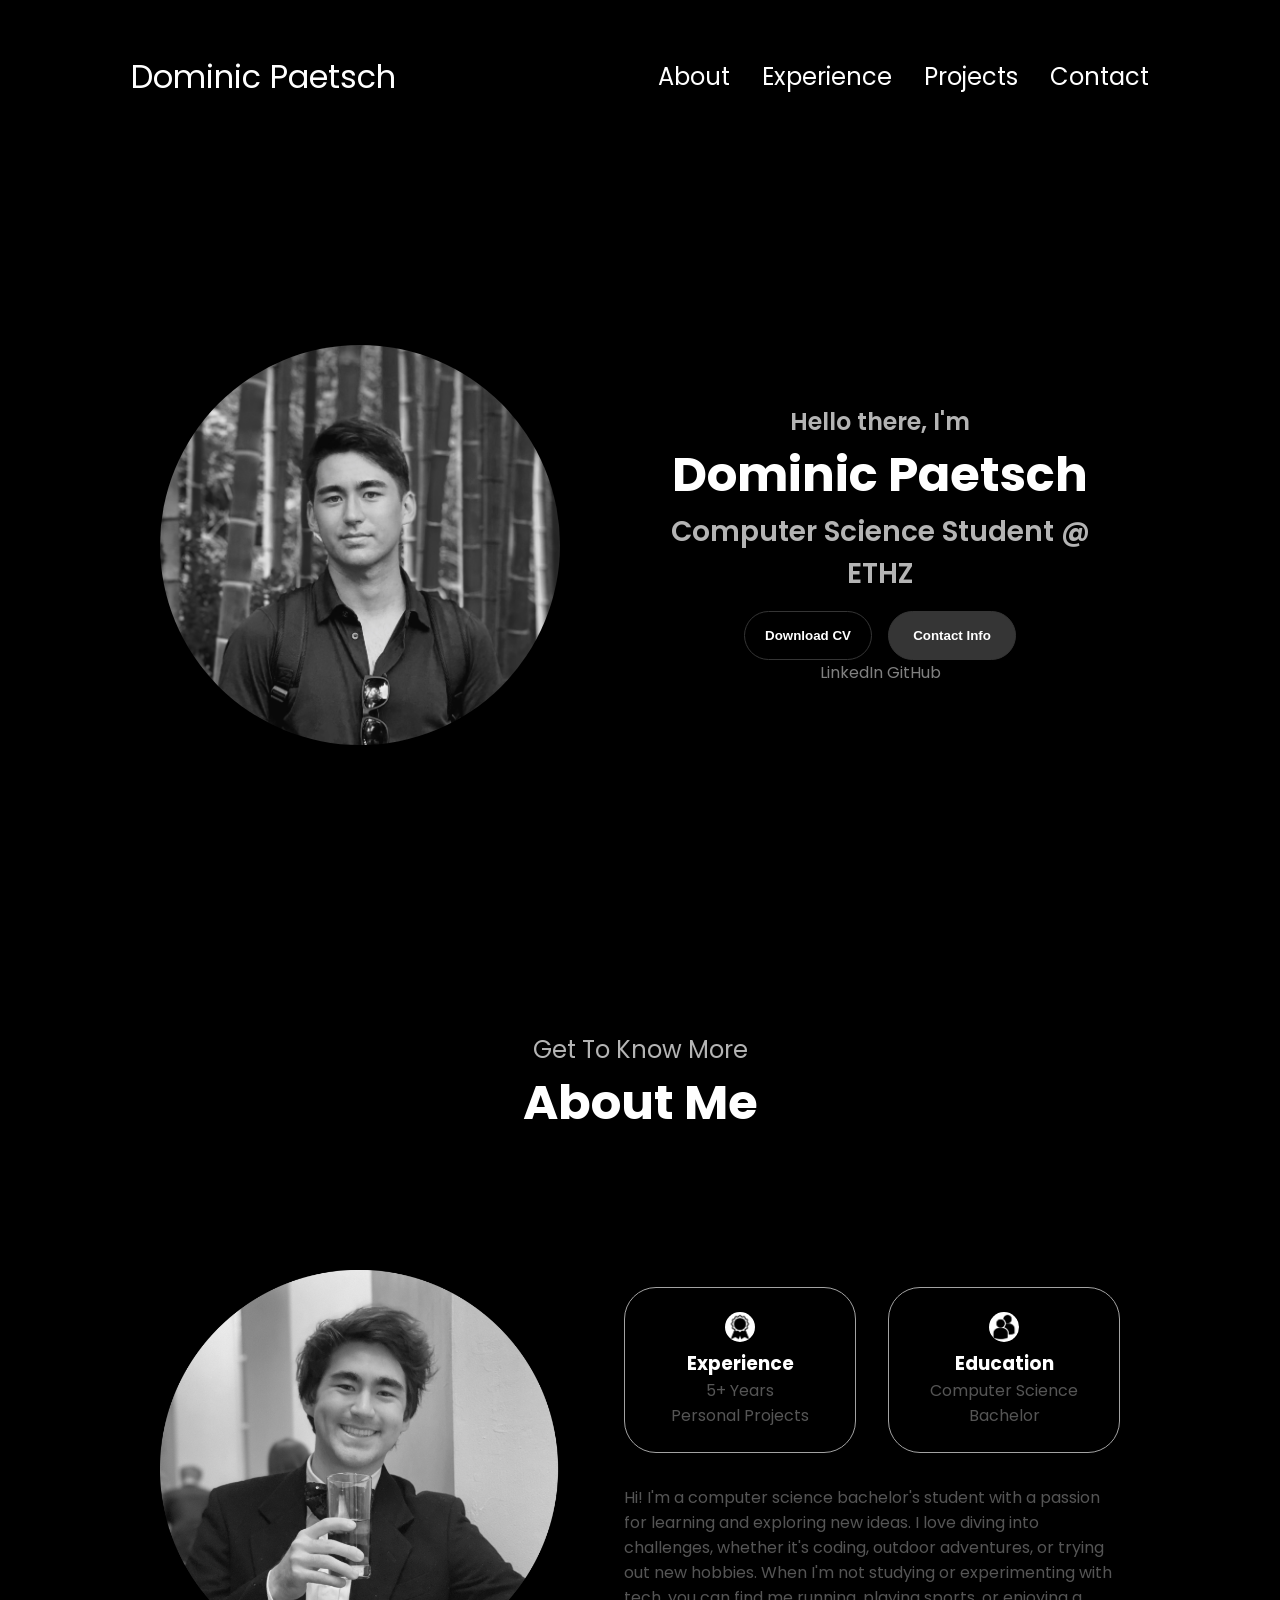
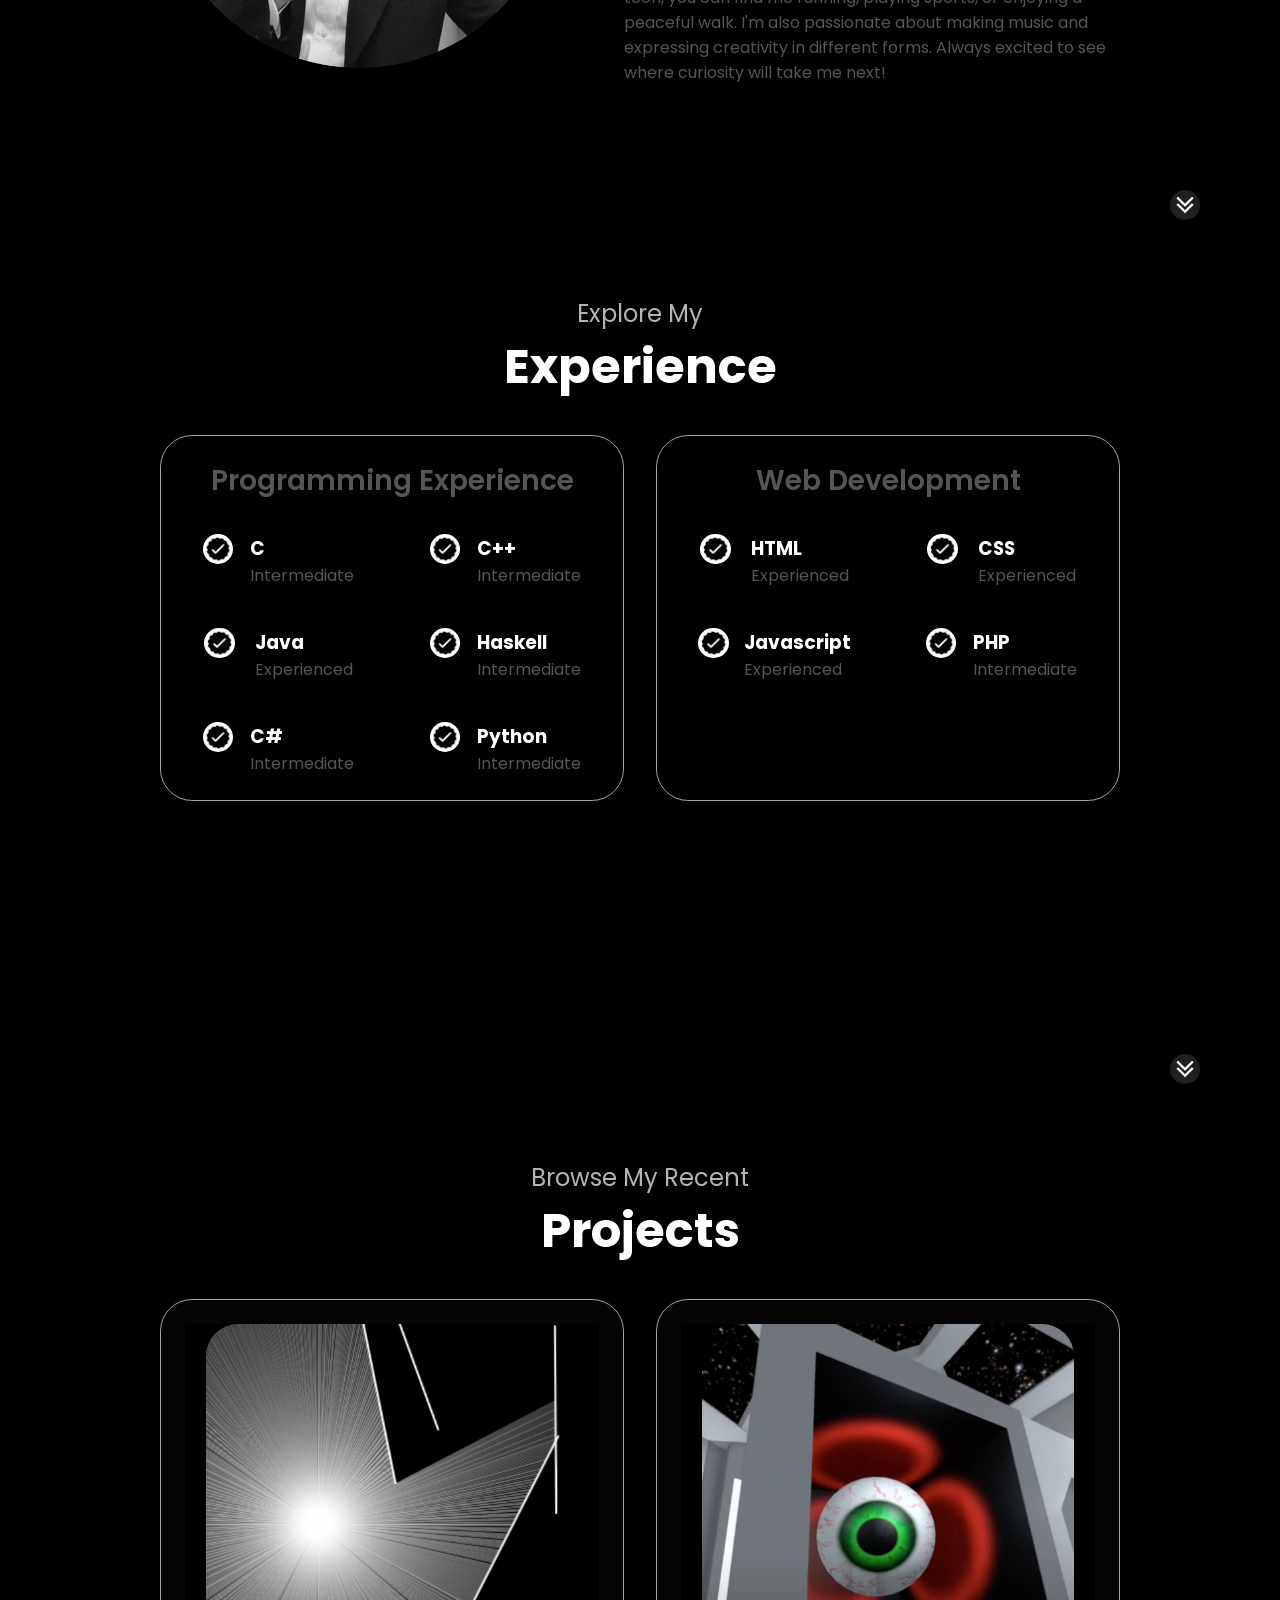
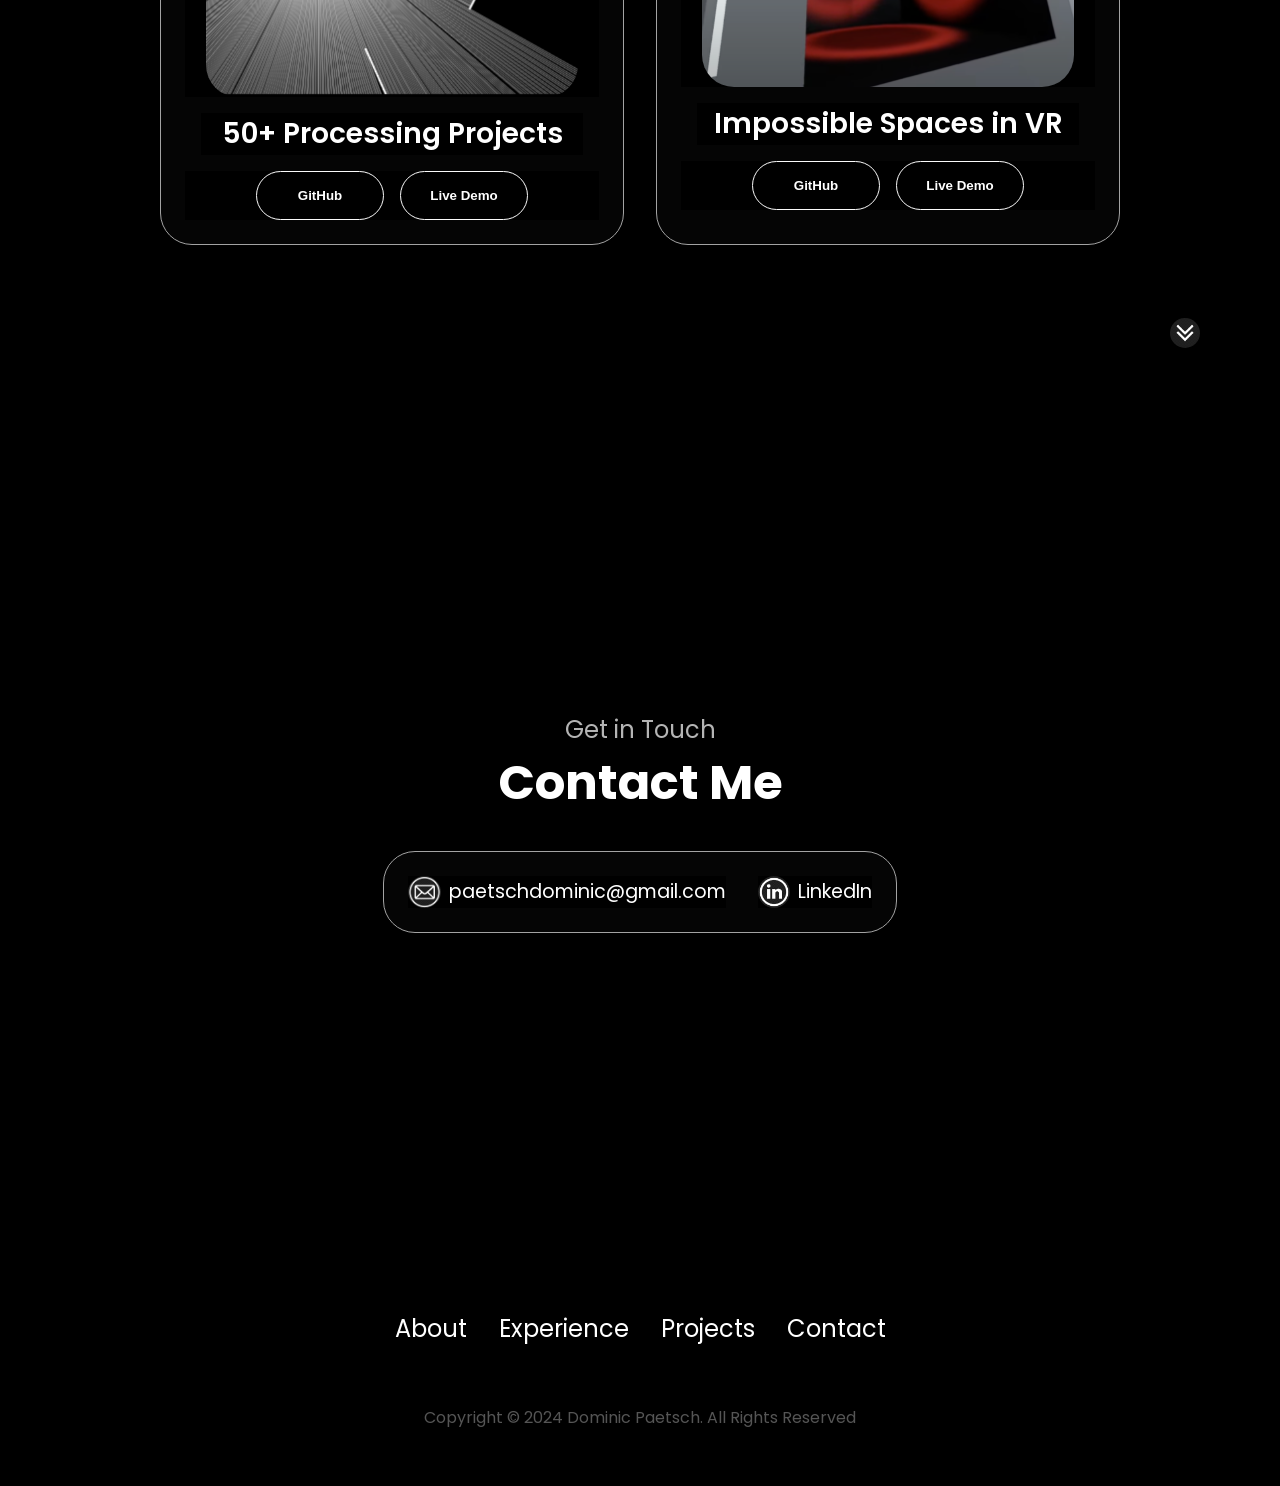
<file: index.html>
<!DOCTYPE html>
<html lang="en">
<head>
    <meta charset="UTF-8">
    <meta name="viewport" content="width=device-width, initial-scale=1.0">
    <title>Dominic Paetsch</title>
    <link rel="stylesheet" href="style2.css">
    <link rel="stylesheet" href="mediaqueries.css">
    <!--link rel="stylesheet" href="color-border.css"-->
    <link rel="icon" type="image/png" href="DP.png"/>
    <link rel="icon" type="image/x-icon" href="DP.ico">
</head>
<body>
    <nav id="desktop-nav">
        <div class="logo">Dominic Paetsch</div>
        <div>
            <ul class="nav-links">
                <li><a href="#about">About</a></li>
                <li><a href="#experience">Experience</a></li>
                <li><a href="#projects">Projects</a></li>
                <li><a href="#contact">Contact</a></li>
            </ul>
        </div>
    </nav>
    <nav id="hamburger-nav">
        <div class="logo">Dominic Paetsch</div>
        <div class="hamburger-menu">
            <div class="hamburger-icon" onclick="toggleMenu()">
                <span></span>
                <span></span>
                <span></span>
            </div>
            <div class="menu-links">
                <li><a href="#about" onclick="toggleMenu()">About</a></li>
                <li><a href="#experience" onclick="toggleMenu()">Experience</a></li>
                <li><a href="#projects" onclick="toggleMenu()">Projects</a></li>
                <li><a href="#contact" onclick="toggleMenu()">Contact</a></li>
            </div>
        </div>
    </nav>
    <section id="profile">
        <div class="section__pic-container">
            <img src="./assets/Profile picture 2.JPEG" alt="Dominic Paetsch profile picture" class="profile-picture">
        </div>
        <div class="section__text">
            <p class="section__text__p1">Hello there, I'm</p>
            <h1 class="title">Dominic Paetsch</h1>
            <p class="section__text__p2">Computer Science Student @ ETHZ</p>
            <div class="btn-container">
                <div>
                    <button class="btn btn-color-2 card" onclick="window.open(`./assets/Dominic_Paetsch_CV.pdf`)">
                        Download CV
                    </button>
                </div>

                <button class="btn btn-color-1" onclick="location.href=`./#contact`">
                    Contact Info
                </button>
            </div>

            <div class="socials-container-text"> 
                <a href="https://www.linkedin.com/in/dominicpaetsch">LinkedIn</a>
                <a href="https://www.github.com/dpaetsch">GitHub</a>
            </div>


            <!-- <div id="socials-container">
                <div id="linkedin-container">
                    <img src="./assets/other-linkedin.png" alt="My LinkedIn profile" class="icon" onclick="location.href=`https://www.linkedin.com/in/dominicpaetsch`">
                </div>
                <div id="github-container">
                    <img src="./assets/github-2.png" alt="My GitHub profile" class="icon git" onclick="location.href=`https://github.com/dpaetsch`">
                </div>
            </div> -->
        </div>
    </section>
    <section id="about">
        <p class="section__text__p1">Get To Know More</p>
        <h1 class="title">About Me</h1>
        <div class="section-container">
            <div class="section__pic-container">
                <img src="./assets/Profile picture.jpg" alt="Profile Picture" class="about-pic">
            </div>
            <div class="about-details-container">
                <div class="about-containers">
                    <div class="details-container">
                        <img src="./assets/experience.png" alt="Experience icon" class="icon">
                        <h3 class="details-container-h3">Experience</h3>
                        <p>5+ Years<br>Personal Projects</p> 
                    </div>
                    <div class="details-container">
                        <img src="./assets/education.png" alt="Education icon" class="icon">
                        <h3 class="details-container-h3">Education</h3>
                        <p>Computer Science<br>Bachelor</p> 
                    </div> 
                </div>
                <div class="text-container">
                    <p>
                        Hi! I'm a computer science bachelor's student with a passion for learning and exploring new ideas. I love diving into challenges, whether it's coding, outdoor adventures, or trying out new hobbies. When I'm not studying or experimenting with tech, you can find me running, playing sports, or enjoying a peaceful walk. I'm also passionate about making music and expressing creativity in different forms. Always excited to see where curiosity will take me next!
                    </p>
                </div>
            </div>
        </div>
        <img src="./assets/arrow2.png" alt="Arrow icon" class="icon arrow" onclick="location.href=`./#experience`">
    </section>
    <section id="experience">
        <p class="section__text__p1">Explore My</p>
        <h1 class="title">Experience</h1>
        <div class="expereince-details-container">
            <div class="about-containers">
                <div class="details-container">
                    <h2 class="experience-sub-title">Programming Experience</h2>
                    <div class="article-container">
                        <article>
                            <img src="./assets/checkmark.png" alt="Experience icon" class="icon">
                            <div>
                                <h3>C</h3>
                                <p>Intermediate</p>
                            </div>
                        </article>
                        <article>
                            <img src="./assets/checkmark.png" alt="Experience icon" class="icon">
                            <div>
                                <h3>C++</h3>
                                <p>Intermediate</p>
                            </div>
                        </article>
                        <article>
                            <img src="./assets/checkmark.png" alt="Experience icon" class="icon">
                            <div>
                                <h3>Java</h3>
                                <p>Experienced</p>
                            </div>
                        </article>
                        <article>
                            <img src="./assets/checkmark.png" alt="Experience icon" class="icon">
                            <div>
                                <h3>Haskell</h3>
                                <p>Intermediate</p>
                            </div>
                        </article>
                        <article>
                            <img src="./assets/checkmark.png" alt="Experience icon" class="icon">
                            <div>
                                <h3>C#</h3>
                                <p>Intermediate</p>
                            </div>
                        </article>
                        <article>
                            <img src="./assets/checkmark.png" alt="Experience icon" class="icon">
                            <div>
                                <h3>Python</h3>
                                <p>Intermediate</p>
                            </div>
                        </article>
                    </div>
                </div>
                <div class="details-container">
                    <h2 class="experience-sub-title">Web Development</h2>
                    <div class="article-container">
                        <article>
                            <img src="./assets/checkmark.png" alt="Experience icon" class="icon">
                            <div>
                                <h3>HTML</h3>
                                <p>Experienced</p>
                            </div>
                        </article>
                        <article>
                            <img src="./assets/checkmark.png" alt="Experience icon" class="icon">
                            <div>
                                <h3>CSS</h3>
                                <p>Experienced</p>
                            </div>
                        </article>
                        <article>
                            <img src="./assets/checkmark.png" alt="Experience icon" class="icon">
                            <div>
                                <h3>Javascript</h3>
                                <p>Experienced</p>
                            </div>
                        </article>
                        <article>
                            <img src="./assets/checkmark.png" alt="Experience icon" class="icon">
                            <div>
                                <h3>PHP</h3>
                                <p>Intermediate</p>
                            </div>
                        </article>

                    </div>
                </div>
            </div>
        </div>
        <img src="./assets/arrow2.png" alt="Arrow icon" class="icon arrow" onclick="location.href=`./#projects`">
    </section>
    <section id="projects">
        <p class="section__text__p1">Browse My Recent</p>
        <h1 class="title">Projects</h1>
        <div class="experience-details-container">
            <div class="about-containers">
                <div class="details-container color-container">
                    <div class="article-container">
                        <img src="./assets/Processing.jpg" alt="Project 1" class="project-img">
                    </div>
                    <h2 class="experience-sub-title project-title">50+ Processing Projects</h2>
                    <div class="btn-container">
                        <button class="btn btn-color-2 project-btn" onclick="location.href=`https://github.com/dpaetsch/processing-projects`">GitHub</button>
                        <button class="btn btn-color-2 project-btn" onclick="location.href=`https://github.com/`">Live Demo</button>
                    </div>
                </div>
                <div class="details-container color-container">
                    <div class="article-container">
                        <img src="./assets/VR Project image.png" alt="Project 2" class="project-img">
                    </div>
                    <h2 class="experience-sub-title project-title">Impossible Spaces in VR</h2>
                    <div class="btn-container">
                        <button class="btn btn-color-2 project-btn" onclick="location.href=`https://github.com/dpaetsch/Impossible-Spaces-VR`">GitHub</button>
                        <button class="btn btn-color-2 project-btn" onclick="location.href=`https://github.com/`">Live Demo</button>
                    </div>
                </div>
                <!--div class="details-container color-container">
                    <div class="article-container">
                        <img src="./assets/coming-soon-square.jpg" alt="Project 3" class="project-img">
                    </div>
                    <h2 class="experience-sub-title project-title">Coming Soon...</h2>
                    <div class="btn-container">
                        <button class="btn btn-color-2 project-btn" onclick="location.href=`https://github.com/`">GitHub</button>
                        <button class="btn btn-color-2 project-btn" onclick="location.href=`https://github.com/`">Live Demo</button>
                    </div>
                </div-->
            </div>
        </div>
        <img src="./assets/arrow2.png" alt="Arrow icon" class="icon arrow" onclick="location.href=`./#contact`">
    </section>
    <section id="contact">
        <p class="section__text__p1">Get in Touch</p>
        <h1 class="title">Contact Me</h1>
        <div class="contact-info-upper-container">
            <div class="contact-info-container">
                <img src="./assets/Email2.png" alt="Email icon" class="icon contact-icon email-icon">
                <p><a href="mailto:examplemail@gmail.com">paetschdominic@gmail.com</a></p>
            </div>
            <div class="contact-info-container">
                <img src="./assets/linkedin2.png" alt="LinkedIn icon" class="icon contact-icon">
                <p><a href="https://www.linkedin.com/in/dominicpaetsch/">LinkedIn</a></p>
            </div>
        </div>
    </section>
    <footer>
        <nav>
            <div class="nav-links-container">
                <ul class="nav-links">
                    <li><a href="#about">About</a></li>
                    <li><a href="#experience">Experience</a></li>
                    <li><a href="#projects">Projects</a></li>
                    <li><a href="#contact">Contact</a></li>
                </ul>
            </div>
        </nav>
        <p>Copyright &#169; 2024 Dominic Paetsch. All Rights Reserved</p>
    </footer>
    <script src="script.js"></script>
</body>
</html>
</file>
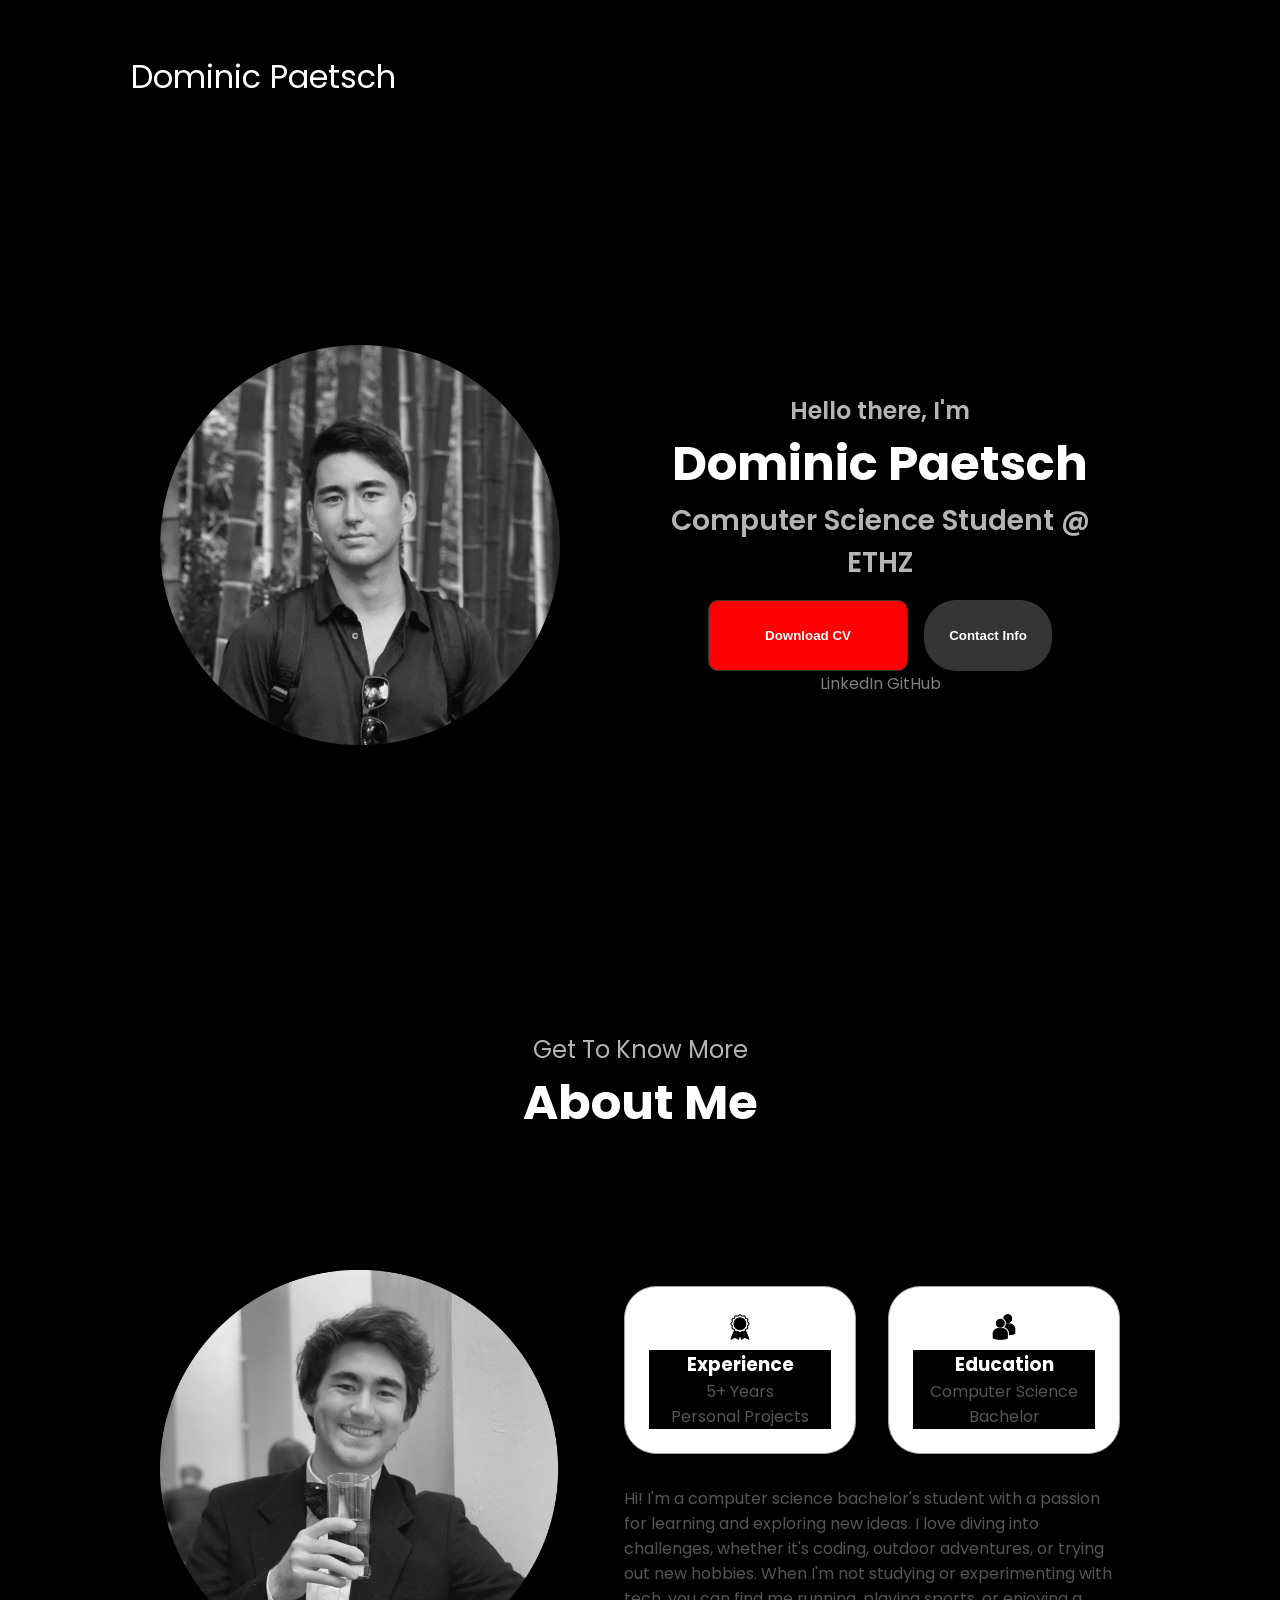
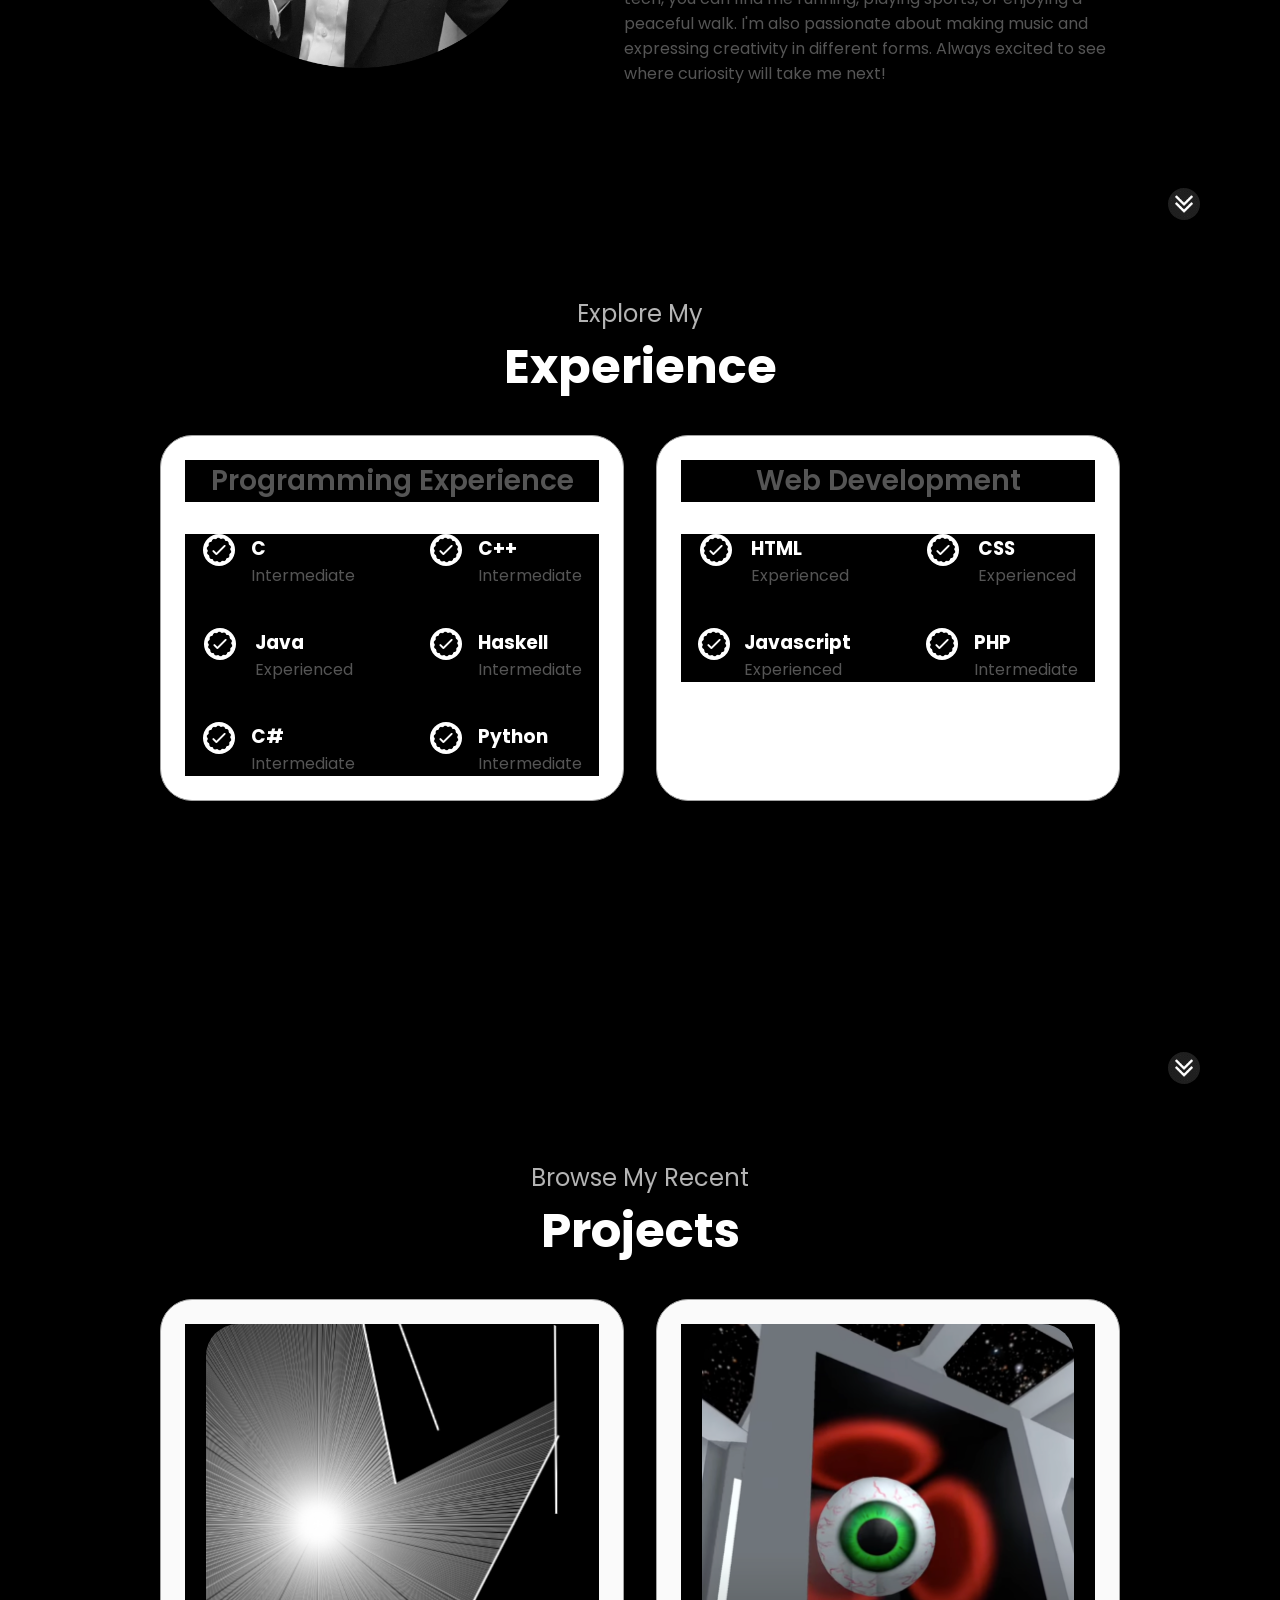
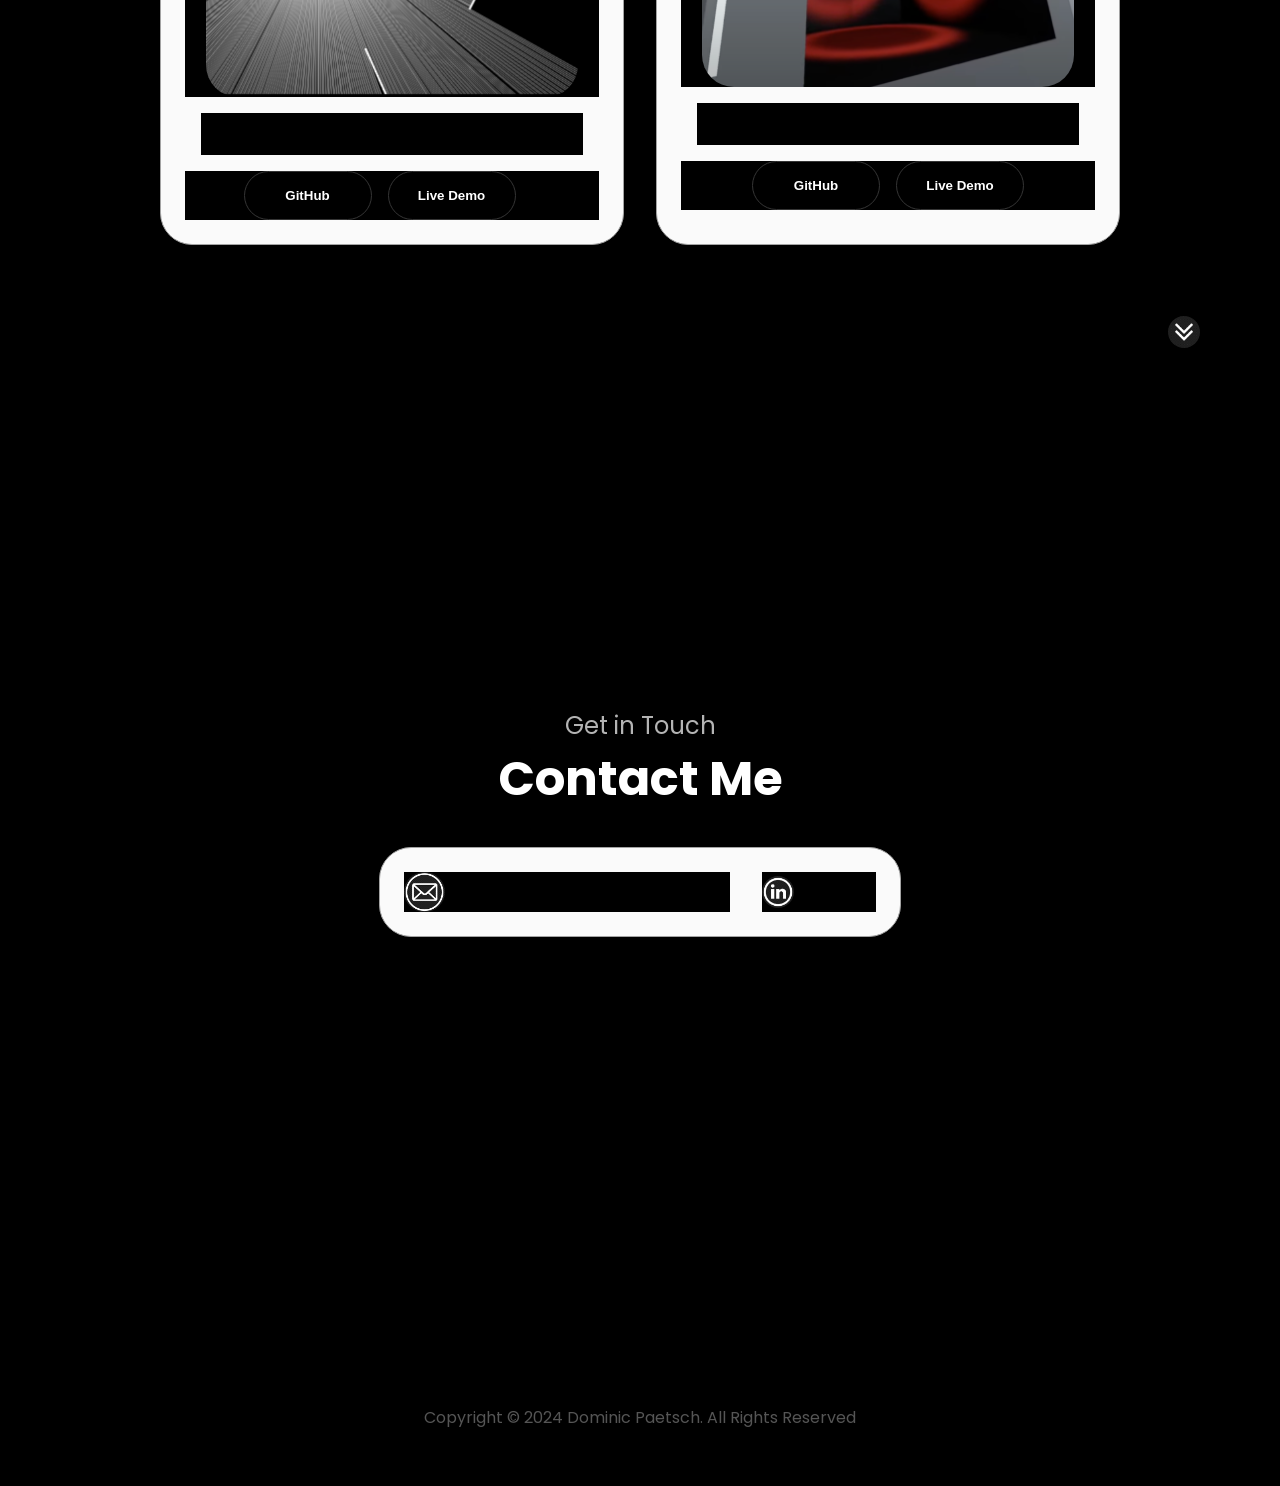
<file: index2.html>
<!DOCTYPE html>
<html lang="en">
<head>
    <meta charset="UTF-8">
    <meta name="viewport" content="width=device-width, initial-scale=1.0">
    <title>Dominic Paetsch</title>
    <link rel="stylesheet" href="style2.css">
    <link rel="stylesheet" href="style.css">
    <link rel="stylesheet" href="mediaqueries.css">
    <link rel="stylesheet" href="color-border.css">
    <link rel="icon" type="image/png" href="DP.png"/>
    <link rel="icon" type="image/x-icon" href="DP.ico">
</head>
<body>
    <nav id="desktop-nav">
        <div class="logo">Dominic Paetsch</div>
        <div>
            <ul class="nav-links">
                <li><a href="#about">About</a></li>
                <li><a href="#experience">Experience</a></li>
                <li><a href="#projects">Projects</a></li>
                <li><a href="#contact">Contact</a></li>
            </ul>
        </div>
    </nav>
    <nav id="hamburger-nav">
        <div class="logo">Dominic Paetsch</div>
        <div class="hamburger-menu">
            <div class="hamburger-icon" onclick="toggleMenu()">
                <span></span>
                <span></span>
                <span></span>
            </div>
            <div class="menu-links">
                <li><a href="#about" onclick="toggleMenu()">About</a></li>
                <li><a href="#experience" onclick="toggleMenu()">Experience</a></li>
                <li><a href="#projects" onclick="toggleMenu()">Projects</a></li>
                <li><a href="#contact" onclick="toggleMenu()">Contact</a></li>
            </div>
        </div>
    </nav>
    <section id="profile">
        <div class="section__pic-container">
            <img src="./assets/Profile picture 2.JPEG" alt="Dominic Paetsch profile picture" class="profile-picture">
        </div>
        <div class="section__text">
            <p class="section__text__p1">Hello there, I'm</p>
            <h1 class="title">Dominic Paetsch</h1>
            <p class="section__text__p2">Computer Science Student @ ETHZ</p>
            <div class="btn-container">
                <div>
                    <button class="btn btn-color-2 card" onclick="window.open(`./assets/Dominic_Paetsch_CV.pdf`)">
                        Download CV
                    </button>
                </div>

                <button class="btn btn-color-1" onclick="location.href=`./#contact`">
                    Contact Info
                </button>
            </div>

            <div class="socials-container-text"> 
                <a href="https://www.linkedin.com/in/dominicpaetsch">LinkedIn</a>
                <a href="https://www.github.com/dpaetsch">GitHub</a>
            </div>


            <!-- <div id="socials-container">
                <div id="linkedin-container">
                    <img src="./assets/other-linkedin.png" alt="My LinkedIn profile" class="icon" onclick="location.href=`https://www.linkedin.com/in/dominicpaetsch`">
                </div>
                <div id="github-container">
                    <img src="./assets/github-2.png" alt="My GitHub profile" class="icon git" onclick="location.href=`https://github.com/dpaetsch`">
                </div>
            </div> -->
        </div>
    </section>
    <section id="about">
        <p class="section__text__p1">Get To Know More</p>
        <h1 class="title">About Me</h1>
        <div class="section-container">
            <div class="section__pic-container">
                <img src="./assets/Profile picture.jpg" alt="Profile Picture" class="about-pic">
            </div>
            <div class="about-details-container">
                <div class="about-containers">
                    <div class="details-container">
                        <img src="./assets/experience.png" alt="Experience icon" class="icon">
                        <h3 class="details-container-h3">Experience</h3>
                        <p>5+ Years<br>Personal Projects</p> 
                    </div>
                    <div class="details-container">
                        <img src="./assets/education.png" alt="Education icon" class="icon">
                        <h3 class="details-container-h3">Education</h3>
                        <p>Computer Science<br>Bachelor</p> 
                    </div> 
                </div>
                <div class="text-container">
                    <p>
                        Hi! I'm a computer science bachelor's student with a passion for learning and exploring new ideas. I love diving into challenges, whether it's coding, outdoor adventures, or trying out new hobbies. When I'm not studying or experimenting with tech, you can find me running, playing sports, or enjoying a peaceful walk. I'm also passionate about making music and expressing creativity in different forms. Always excited to see where curiosity will take me next!
                    </p>
                </div>
            </div>
        </div>
        <img src="./assets/arrow2.png" alt="Arrow icon" class="icon arrow" onclick="location.href=`./#experience`">
    </section>
    <section id="experience">
        <p class="section__text__p1">Explore My</p>
        <h1 class="title">Experience</h1>
        <div class="expereince-details-container">
            <div class="about-containers">
                <div class="details-container">
                    <h2 class="experience-sub-title">Programming Experience</h2>
                    <div class="article-container">
                        <article>
                            <img src="./assets/checkmark.png" alt="Experience icon" class="icon">
                            <div>
                                <h3>C</h3>
                                <p>Intermediate</p>
                            </div>
                        </article>
                        <article>
                            <img src="./assets/checkmark.png" alt="Experience icon" class="icon">
                            <div>
                                <h3>C++</h3>
                                <p>Intermediate</p>
                            </div>
                        </article>
                        <article>
                            <img src="./assets/checkmark.png" alt="Experience icon" class="icon">
                            <div>
                                <h3>Java</h3>
                                <p>Experienced</p>
                            </div>
                        </article>
                        <article>
                            <img src="./assets/checkmark.png" alt="Experience icon" class="icon">
                            <div>
                                <h3>Haskell</h3>
                                <p>Intermediate</p>
                            </div>
                        </article>
                        <article>
                            <img src="./assets/checkmark.png" alt="Experience icon" class="icon">
                            <div>
                                <h3>C#</h3>
                                <p>Intermediate</p>
                            </div>
                        </article>
                        <article>
                            <img src="./assets/checkmark.png" alt="Experience icon" class="icon">
                            <div>
                                <h3>Python</h3>
                                <p>Intermediate</p>
                            </div>
                        </article>
                    </div>
                </div>
                <div class="details-container">
                    <h2 class="experience-sub-title">Web Development</h2>
                    <div class="article-container">
                        <article>
                            <img src="./assets/checkmark.png" alt="Experience icon" class="icon">
                            <div>
                                <h3>HTML</h3>
                                <p>Experienced</p>
                            </div>
                        </article>
                        <article>
                            <img src="./assets/checkmark.png" alt="Experience icon" class="icon">
                            <div>
                                <h3>CSS</h3>
                                <p>Experienced</p>
                            </div>
                        </article>
                        <article>
                            <img src="./assets/checkmark.png" alt="Experience icon" class="icon">
                            <div>
                                <h3>Javascript</h3>
                                <p>Experienced</p>
                            </div>
                        </article>
                        <article>
                            <img src="./assets/checkmark.png" alt="Experience icon" class="icon">
                            <div>
                                <h3>PHP</h3>
                                <p>Intermediate</p>
                            </div>
                        </article>

                    </div>
                </div>
            </div>
        </div>
        <img src="./assets/arrow2.png" alt="Arrow icon" class="icon arrow" onclick="location.href=`./#projects`">
    </section>
    <section id="projects">
        <p class="section__text__p1">Browse My Recent</p>
        <h1 class="title">Projects</h1>
        <div class="experience-details-container">
            <div class="about-containers">
                <div class="details-container color-container">
                    <div class="article-container">
                        <img src="./assets/Processing.jpg" alt="Project 1" class="project-img">
                    </div>
                    <h2 class="experience-sub-title project-title">50+ Processing Projects</h2>
                    <div class="btn-container">
                        <button class="btn btn-color-2 project-btn" onclick="location.href=`https://github.com/dpaetsch/processing-projects`">GitHub</button>
                        <button class="btn btn-color-2 project-btn" onclick="location.href=`https://github.com/`">Live Demo</button>>
                    </div>
                </div>
                <div class="details-container color-container">
                    <div class="article-container">
                        <img src="./assets/VR Project image.png" alt="Project 2" class="project-img">
                    </div>
                    <h2 class="experience-sub-title project-title">Impossible Spaces in VR</h2>
                    <div class="btn-container">
                        <button class="btn btn-color-2 project-btn" onclick="location.href=`https://github.com/dpaetsch/Impossible-Spaces-VR`">GitHub</button>
                        <button class="btn btn-color-2 project-btn" onclick="location.href=`https://github.com/`">Live Demo</button>
                    </div>
                </div>
                <!--div class="details-container color-container">
                    <div class="article-container">
                        <img src="./assets/coming-soon-square.jpg" alt="Project 3" class="project-img">
                    </div>
                    <h2 class="experience-sub-title project-title">Coming Soon...</h2>
                    <div class="btn-container">
                        <button class="btn btn-color-2 project-btn" onclick="location.href=`https://github.com/`">GitHub</button>
                        <button class="btn btn-color-2 project-btn" onclick="location.href=`https://github.com/`">Live Demo</button>
                    </div>
                </div-->
            </div>
        </div>
        <img src="./assets/arrow2.png" alt="Arrow icon" class="icon arrow" onclick="location.href=`./#contact`">
    </section>
    <section id="contact">
        <p class="section__text__p1">Get in Touch</p>
        <h1 class="title">Contact Me</h1>
        <div class="contact-info-upper-container">
            <div class="contact-info-container">
                <img src="./assets/Email2.png" alt="Email icon" class="icon contact-icon email-icon">
                <p><a href="mailto:examplemail@gmail.com">paetschdominic@gmail.com</a></p>
            </div>
            <div class="contact-info-container">
                <img src="./assets/linkedin2.png" alt="LinkedIn icon" class="icon contact-icon">
                <p><a href="https://www.linkedin.com/in/dominicpaetsch/">LinkedIn</a></p>
            </div>
        </div>
    </section>
    <footer>
        <nav>
            <div class="nav-links-container">
                <ul class="nav-links">
                    <li><a href="#about">About</a></li>
                    <li><a href="#experience">Experience</a></li>
                    <li><a href="#projects">Projects</a></li>
                    <li><a href="#contact">Contact</a></li>
                </ul>
            </div>
        </nav>
        <p>Copyright &#169; 2024 Dominic Paetsch. All Rights Reserved</p>
    </footer>
    <script src="script.js"></script>
</body>
</html>
</file>
<file: style2.css>
/* GENERAL */

@import url('https://fonts.googleapis.com/css2?family=Poppins:ital,wght@0,100;0,200;0,300;0,400;0,500;0,600;0,700;0,800;0,900;1,100;1,200;1,300;1,400;1,500;1,600;1,700;1,800;1,900&display=swap');

* {
    margin: 0;
    padding: 0;
    background-color: black;
}

body {
    font-family: "Poppins", sans-serif;
}

html {
    scroll-behavior: smooth;
}

p {
    color: rgb(85,85,85);
}


/* TRANSITION */

a,
.btn {
    /* transition: all 300ms ease; */
}
 

/* DESKTOP NAV */

nav, .nav-links {
    display: flex;
}

nav {
    justify-content: space-around;
    align-items: center;
    height: 17vh;
}

.nav-links {
    gap: 2rem;
    list-style: none;
    font-size: 1.5rem;
    
}

a {
    color: white;
    text-decoration: none;
    text-decoration-color: white;
}

a:hover {
    color: grey;
    text-decoration: underline;
    text-underline-offset: 1rem;
    text-decoration-color: rgb(181,181,181);
}

.logo {
    font-size: 2rem;
    color:white;
}

.logo:hover {
    cursor: default;
}



/* HAMBURGER MENU */

#hamburger-nav {
    display: none;
}

.hamburger-menu {
    position: relative;
    display: inline-block;
}

.hamburger-icon {
    display: flex;
    flex-direction: column;
    justify-content: space-between;
    height: 24px;
    width: 30px;
    cursor: pointer;
}

.hamburger-icon span {
    width: 100%;
    height: 2px;
    background-color: white;
    transition: all 0.3s ease-in-out;
}

.menu-links {
    position: absolute;
    top: 100%;
    right: 0;
    background-color: white;
    width: fit-content;
    max-height: 0;
    overflow: hidden;
    transition: all 0.3s ease-in-out;
}

.menu-links a {
    display: block;
    padding: 10px;
    text-align: center;
    font-size: 1.5rem;
    color: white;
    text-decoration: none;
    transition: all 0.3 ease-in-out;
}

.menu-links li {
    list-style: none;
}

.menu-links.open {
    max-height: 300px;
}

.hamburger-icon.open span:first-child {
    transform: rotate(45deg) translate(10px, 5px);
}

.hamburger-icon.open span:nth-child(2) {
    opacity: 0;
}
.hamburger-icon.open span:last-child {
    transform: rotate(-45deg) translate(10px, -5px);
}


.hamburger-icon span:first-child {
    transform: none;
}

.hamburger-icon span:first-child  {
    opacity: 1;
}

.hamburger-icon span:first-child  {
    transform: none;
}




/* SECTIONS */

section {
    padding-top: 4vh;
    height: 96vh;
    margin: 0 10rem;
    box-sizing: border-box;
    min-height: fit-content;
}


.section-container {
    display:flex;
}



/* PROFILE SECTION */

#profile {
    display: flex;
    justify-content: center;
    gap: 5rem;
    height: 80vh;
}

.profile-picture {
    border-radius: 100%;
}

.section__pic-container {
    display: flex;
    height: 400px;
    width: 400px;
    margin: auto 0;
}

.section__text {
    align-self: center;
    text-align: center;
}

.section__text p {
    font-weight: 600;
}

.section__text__p1 {
    text-align: center;
    color: rgb(180,180,180);
    font-size: 1.5rem;
}

.section__text__p2 {
    font-size: 1.75rem;
    margin-bottom: 1rem;
    color: rgb(180,180,180);
}

.title {
    font-size: 3rem;
    text-align: center;
    color:white;
}

.socials-container-text {
    color: gray;
    text-align: center;
}

.socials-container-text a {
    color: gray;
}




#socials-conainter {
    display: flex;
    justify-content: center;
    margin:1rem;
    gap: 1rem;
    padding-top: 10rem;
}

#linkedin-container {
    /* background-color: white;  */
    display: inline-block;
    padding:1rem;
}

#github-container {
    /* background-color: white; */
    display: inline-block;
    padding:1rem;
}

.git {
    height: 4rem;

}




/* ICONS */
.icon {
    cursor: pointer;
    height: 1.9rem;
    color:white;
    background-color: white;
    border-radius: 100%;
}


/* BUTTONS */

.btn-container {
    display: flex;
    justify-content: center;
    gap: 1rem;
}

.btn {
    font-weight: 600;
    transition: all 300ms ease;
    padding: 1rem;
    width: 8rem;
    border-radius: 2rem; 
    color:white;
}

.btn-color-1, .btn-color-2 {
    border: rgb(53,53,53) 0.1rem solid;
}

.btn-color-1:hover, .btn-color-2:hover {
    cursor: pointer;
}

.btn-color-1, .btn-color-2:hover {
    background: rgb(53,53,53);
    color:white;
}

.btn-color-1:hover {
    background: white;
    color: black;
}

.btn-color-2 {
    background: black;
}

.btn-color-2:hover {
    /* border: rgb(255,255,255) 0.1rem solid; */
    border: rgb(0,0,0) 0.1rem solid; 
}

.btn-container {
    gap: 1rem;
}




/* ABOUT SECTION */

#about {
    position: relative;
}

.about-containers {
    gap: 2rem;
    margin-bottom: 2rem;
    margin-top: 2rem;
}

.about-details-container {
    justify-content: center;
    flex-direction: column;
}

.about-containers, .about-details-container {
    display: flex;
}

.about-pic {
    border-radius: 2rem;
}

.arrow {
    position: absolute;
    right: -5rem;
    bottom: 2.5rem;
}

.details-container {
    padding: 1.5rem;
    flex: 1;
    background: black;
    border-radius: 2rem;
    border: rgb(53,53,53) 0.1rem solid;
    border-color: rgb(163,163,163);
    text-align: center;
}

.section-container {
    gap: 4rem;
    height: 80%;
}

.section__pic-container {
    height: 400px;
    width: 400px;
    margin: auto 0;
}

.details-container-h3 {
    color: white;
}



/* EXPERIENCE SECTION */

#experience {
    position: relative;
    color: white;
}

.experience-sub-title {
    color: rgb(85,85,85);
    font-weight: 600;
    font-size: 1.75rem;
    margin-bottom: 2rem;
}

.experience-details-container {
    display:flex;
    justify-content: center;
    flex-direction: column;
}

.article-container {
    display: flex;
    text-align: initial;
    flex-wrap: wrap;
    flex-direction: row;
    gap: 2.5rem;
    justify-content: space-around;
}


article {
    display:flex;
    width: 10rem;
    justify-content: space-around;
    gap: 0.5rem;
    
}

article .icon {
    cursor: default;
}


/*  PROJECTS SECTION */

#projects {
    position: relative;
}

.color-container {
    border-color: rgb(163,163,163);
    background: rgb(5,5,5);
}

.project-img {
    border-radius: 2rem;
    width: 90%;
    height: 90%;
}

.project-title {
    margin: 1rem;
    color: white;
}

.project-btn {
    color: white;
    border-color: rgb(250,250,250);
}



/* CONTACT SECTION */


#contact {
    display: flex;
    justify-content: center;
    flex-direction: column;
    height: 70hv;
}

.contact-info-upper-container {
    display:flex;
    justify-content: center;
    border-radius: 2rem;
    border: rgb(53,53,53) 0.1rem solid;
    border-color: rgb(163,163,163);
    /* background: rgb(250,250,250); */
    background: rgb(5,5,5);
    margin: 2rem auto;
    padding: 0.5rem;
}

.contact-info-container {
    display: flex;
    align-items: center;
    justify-content: center;
    gap: 0.5rem;
    margin: 1rem;
}

.contact-info-container p {
    font-size: larger;
}

.contact-icon {
    cursor: default;
    height: 2rem;
    color:black;
    background-color: black;
}

.email-icon {
    /* height: 2.5rem; */
}


/* FOOTER SECTION */

footer {
    height: 26vh;
    margin: 0 1rem;
}

footer p {
    text-align: center;
}
</file>
<file: mediaqueries.css>
@media screen and (max-width: 1400px) {
    #profile {
        height: 83vh;
        margin-bottom: 6rem;
    }
    .about-containers {
        flex-wrap: wrap;
    }
}


@media screen and (max-width: 1200px) {
    #desktop-nav {
        display: none;
    }
    #hamburger-nav {
        display: flex;
    }
    #experience, .experience-details-container {
        margin-top:2rem;
    }
    #profile, .section-container {
        display: block;
    }
    .arrow {
        display: none;
    }
    section, .section-container {
        height: fit-content;
    }
    section {
        margin: 0 5%;
    }
    .section__pic-container {
        width: 275px;
        height: 275px;
        margin: 0 auto 2rem;
    }
    .about-containers {
        margin-top: 0;
    }
}

@media screen and (max-width: 600px) {
    #contact, footer {
        height: 40vh;
    }
    #profile {
        height: 83vh;
        margin-bottom: 0;
    }
    article {
        font-size: 1rem;
    }

    footer nav {
        height: fit-content;
        margin-bottom: 2rem;
    }

    .about-containers, .contact-info-upper-container, .btn-container {
        flex-wrap: wrap;
    }

    .contact-info-containter {
        margin: 0;
    }
    .contact-info-container p, .nav-links li a {
        font-size: 1rem;
    }
    .experience-sub-title {
        font-size: 1.25rem;
    }
    .logo {
        font-size:1.5rem;
    }

    .nav-links {
        flex-direction: column;
        gap: 0.5rem;
        text-align: center;
    }

    .section__pic-container {
        width: auto;
        height: 46vw;
        justify-content: center;
    }

    .section__text__p2 {
        font-size: 1.25rem;
    }

    .title {
        font-size: 2rem;
    }

    .text-container {
        text-align: justify;
    }
    

}
</file>
<file: style.css>
/* GENERAL */

@import url('https://fonts.googleapis.com/css2?family=Poppins:ital,wght@0,100;0,200;0,300;0,400;0,500;0,600;0,700;0,800;0,900;1,100;1,200;1,300;1,400;1,500;1,600;1,700;1,800;1,900&display=swap');

* {
    margin: 0;
    padding: 0;
}

body {
    font-family: "Poppins", sans-serif;
}



html {
    scroll-behavior: smooth;
}

p {
    color: rgb(85,85,85);
}


/* TRANSITION */

a,
.btn {
    /* transition: all 300ms ease; */
}


/* DESKTOP NAV */

nav, .nav-links {
    display: flex;
}

nav {
    justify-content: space-around;
    align-items: center;
    height: 17vh;
}

.nav-links {
    gap: 2rem;
    list-style: none;
    font-size: 1.5rem;
}


a {
    color: black;
    text-decoration: none;
    text-decoration-color: white;
}

a:hover {
    color: grey;
    text-decoration: underline;
    text-underline-offset: 1rem;
    text-decoration-color: rgb(181,181,181);
}

.logo {
    font-size: 2rem;
}

.logo:hover {
    cursor: default;
}



/* HAMBURGER MENU */

#hamburger-nav {
    display: none;
}

.hamburger-menu {
    position: relative;
    display: inline-block;
}

.hamburger-icon {
    display: flex;
    flex-direction: column;
    justify-content: space-between;
    height: 24px;
    width: 30px;
    cursor: pointer;
}

.hamburger-icon span {
    width: 100%;
    height: 2px;
    background-color: black;
    transition: all 0.3 ease-in-out;
}

.menu-links {
    position: absolute;
    top: 100%;
    right: 0;
    background-color: white;
    width: fit-content;
    max-height: 0;
    overflow: hidden;
    transition: all 0.3 ease-in-out;
}

.menu-links a {
    display: block;
    padding: 10px;
    text-align: center;
    font-size: 1.5rem;
    color: black;
    text-decoration: none;
    transition: all 0.3 ease-in-out;
}

.menu-links li {
    list-style: none;
}

.menu-links.open {
    max-height: 300px;
}

.hamburger-icon.open span:first-child {
    transform: rotate(45deg) translate(10px, 5px);
}

.hamburger-icon.open span:nth-child(2) {
    opacity: 0;
}
.hamburger-icon.open span:last-child {
    transform: rotate(-45deg) translate(10px, -5px);
}


.hamburger-icon span:first-child {
    transform: none;
}

.hamburger-icon span:first-child  {
    opacity: 1;
}

.hamburger-icon span:first-child  {
    transform: none;
}




/* SECTIONS */

section {
    padding-top: 4vh;
    height: 96vh;
    margin: 0 10rem;
    box-sizing: border-box;
    min-height: fit-content;
}


.section-container {
    display:flex;
}

/* PROFILE SECTION */

#profile {
    display: flex;
    justify-content: center;
    gap: 5rem;
    height: 80vh;
}

.section__pic-container {
    display: flex;
    height: 400px;
    width: 400px;
    margin: auto 0;
}

.section__text {
    align-self: center;
    text-align: center;
}

.section__text p {
    font-weight: 600;
}

.section__text__p1 {
    text-align: center;
}

.section__text__p2 {
    font-size: 1.75rem;
    margin-bottom: 1rem;
}

.title {
    font-size: 3rem;
    text-align: center;
}

#socials-conainter {
    display: flex;
    justify-content: center;
    margin-top:1rem;
    gap: 1rem;
}



/* ICONS */
.icon {
    cursor: pointer;
    height: 2rem;
}


/* BUTTONS */

.btn-container {
    display: flex;
    justify-content: center;
    gap: 1rem;
}

.btn {
    font-weight: 600;
    transition: all 300ms ease;
    padding: 1rem;
    width: 8rem;
    border-radius: 2rem; 
}

.btn-color-1, .btn-color-2 {
    border: rgb(53,53,53) 0.1rem solid;
}

.btn-color-1:hover, .btn-color-2:hover {
    cursor: pointer;
}

.btn-color-1, .btn-color-2:hover {
    background: rgb(53,53,53);
    color:white;
}

.btn-color-1:hover {
    background: rgb(0,0,0);
}

.btn-color-2 {
    background: none;
}

.btn-color-2:hover {
    border: rgb(255,255,255) 0.1rem solid;
}

.btn-container {
    gap: 1rem;
}




/* ABOUT SECTION */

#about {
    position: relative;
}

.about-containers {
    gap: 2rem;
    margin-bottom: 2rem;
    margin-top: 2rem;
}

.about-details-container {
    justify-content: center;
    flex-direction: column;
}

.about-containers, .about-details-container {
    display: flex;
}

.about-pic {
    border-radius: 2rem;
}

.arrow {
    position: absolute;
    right: -5rem;
    bottom: 2.5rem;
}

.details-container {
    padding: 1.5rem;
    flex: 1;
    background: white;
    border-radius: 2rem;
    border: rgb(53,53,53) 0.1rem solid;
    border-color: rgb(163,163,163);
    text-align: center;
}

.section-container {
    gap: 4rem;
    height: 80%;
}

.section__pic-container {
    height: 400px;
    width: 400px;
    margin: auto 0;
}



/* EXPERIENCE SECTION */

#experience {
    position: relative;
}

.experience-sub-title {
    color: rgb(85,85,85);
    font-weight: 600;
    font-size: 1.75rem;
    margin-bottom: 2rem;
}

.experience-details-container {
    display:flex;
    justify-content: center;
    flex-direction: column;
}

.article-container {
    display: flex;
    text-align: initial;
    flex-wrap: wrap;
    flex-direction: row;
    gap: 2.5rem;
    justify-content: space-around;
}


article {
    display:flex;
    width: 10rem;
    justify-content: space-around;
    gap: 0.5rem;

}

article .icon {
    cursor: default;
}


/*  PROJECTS SECTION */

#projects {
    position: relative;
}

.color-container {
    border-color: rgb(163,163,163);
    background: rgb(250,250,250);
}

.project-img {
    border-radius: 2rem;
    width: 90%;
    height: 90%;
}

.project-title {
    margin: 1rem;
    color: black;
}

.proejct-btn {
    color: black;
    border-color: rgb;
}



/* CONTACT SECTION */


#contact {
    display: flex;
    justify-content: center;
    flex-direction: column;
    height: 70hv;
}

.contact-info-upper-container {
    display:flex;
    justify-content: center;
    border-radius: 2rem;
    border: rgb(53,53,53) 0.1rem solid;
    border-color: rgb(163,163,163);
    background: rgb(250,250,250);
    margin: 2rem auto;
    padding: 0.5rem;
}

.contact-info-container {
    display: flex;
    align-items: center;
    justify-content: center;
    gap: 0.5rem;
    margin: 1rem;
}

.contact-info-container p {
    font-size: larger;
}

.contact-icon {
    cursor: default;
    height: 2rem;
}

.email-icon {
    height: 2.5rem;
}


/* FOOTER SECTION */

footer {
    height: 26vh;
    margin: 0 1rem;
}

footer p {
    text-align: center;
}
</file>
<file: color-border.css>
/* body {
    display: flex;
    justify-content: center;
    align-items: center;
    color: white;
    background-color: black;
    font-family: Arial, sans-serif;
    height: 100vh;
} */


.card {
    margin: 0 auto;
    padding: 2em;
    width: 200px;
    background: #1c1f2b;
    background: red;
    text-align: center;
    border-radius: 10px;
    position: relative;
}

@property --angle {
    syntax: "<angle>";
    initial-value: 0deg;
    inherits: false;
}

.card::after,.card::before {
    content: '';
    position: absolute;
    height: 100%;
    width: 100%;
    /* background-image: conic-gradient(#ff4545, #00ff99, #006aff, #ff0095); */
    background-image: conic-gradient(from var(--angle),#ff4545, #00ff99, #006aff, #ff0095, #ff4545);
    top: 50%;
    left: 50%;
    translate: -50% -50%; 
    z-index:-1;
    padding: 3px;
    border-radius: 10px;
    animation: 3s spin linear infinite;
    
}

.card::before {
    filter:blur(1.5rem);
    opacity: 0.5;
}

@keyframes spin{
  from {
      --angle: 0deg;
  }
  to {
      --angle: 360deg;
  }
}
</file>
